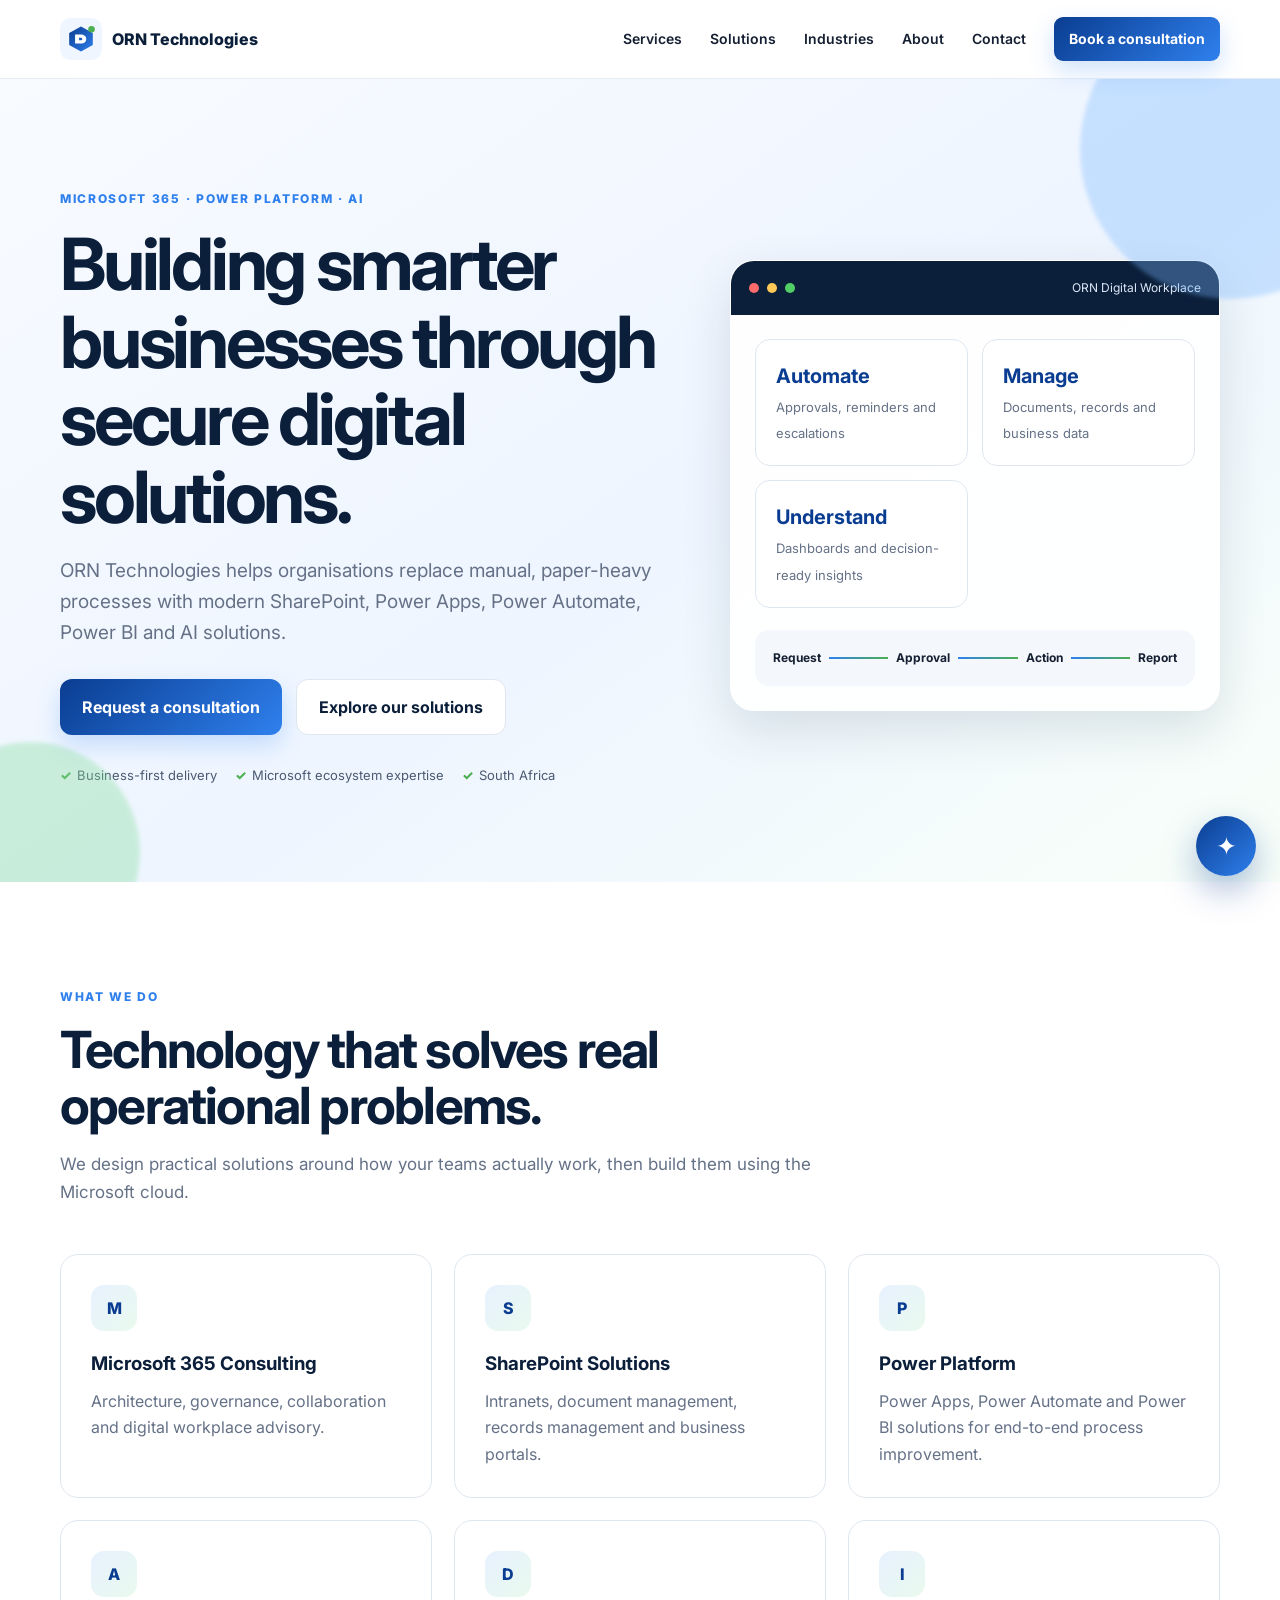
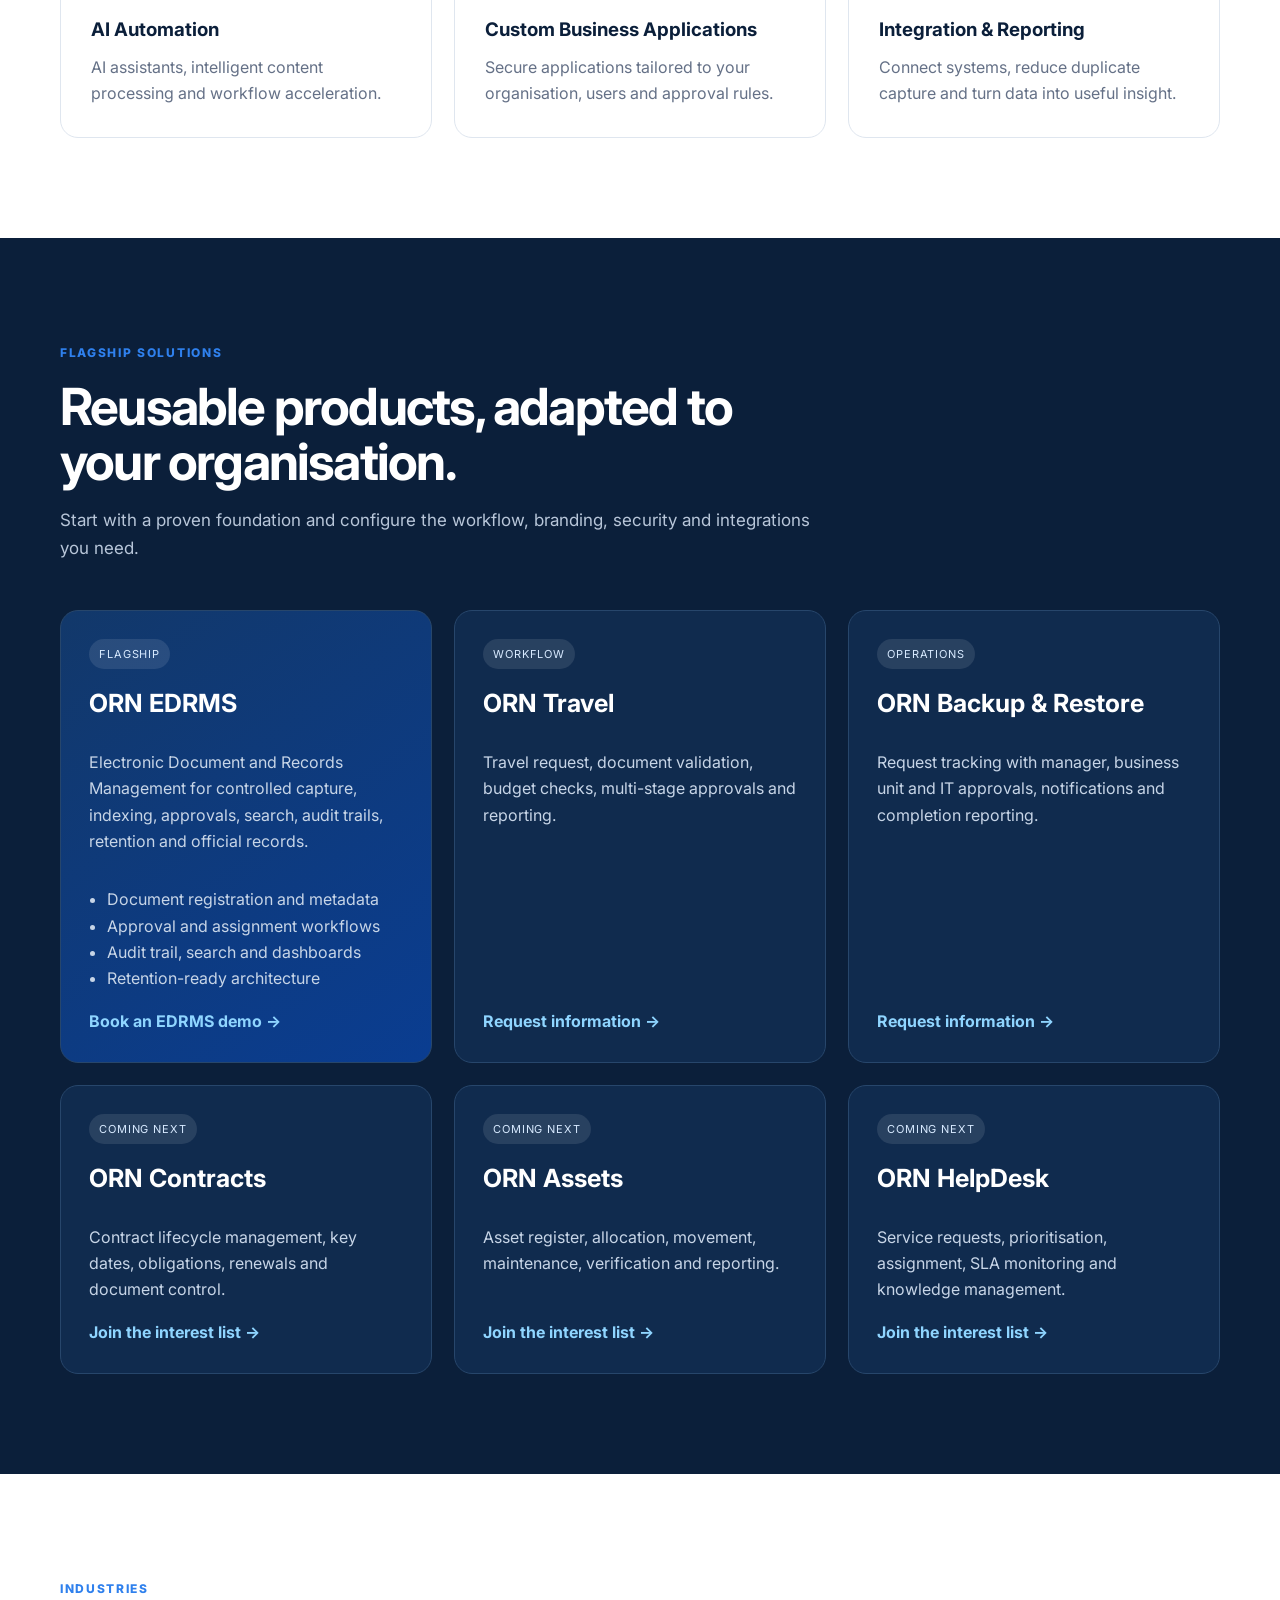
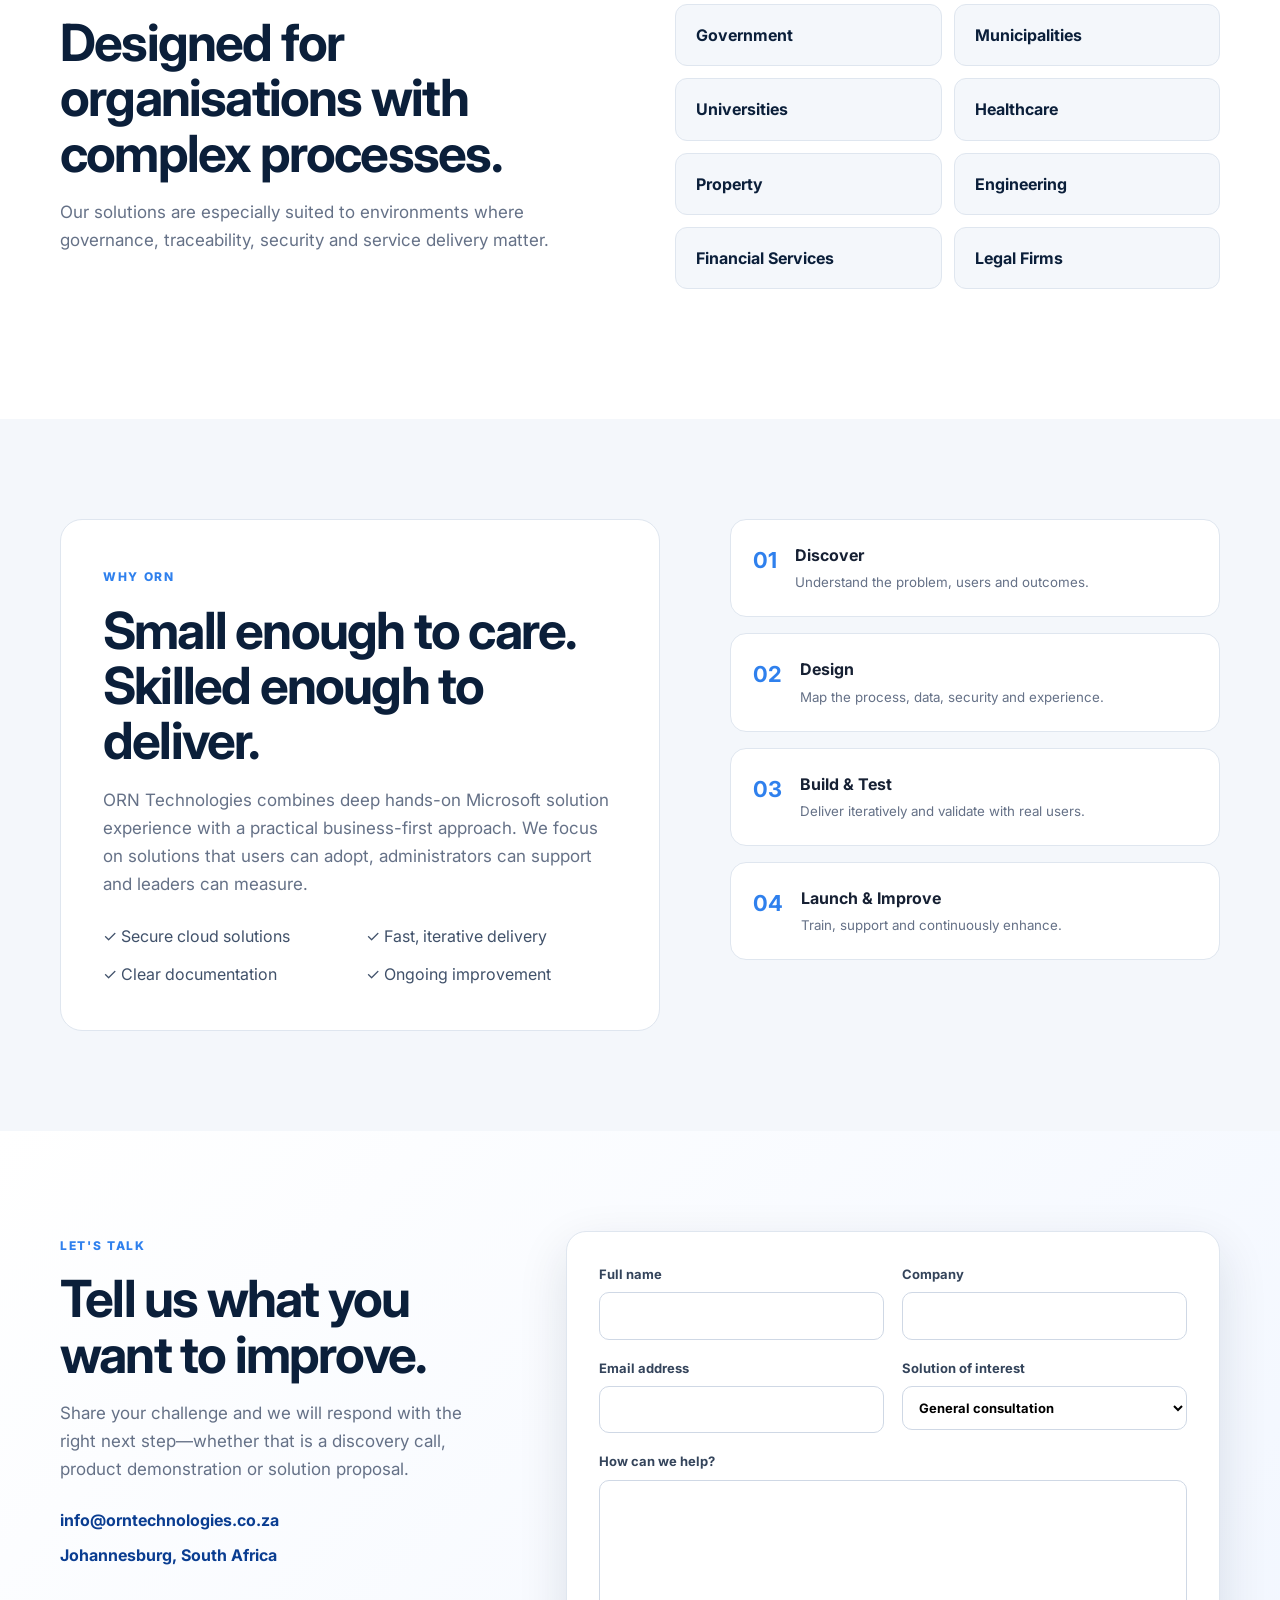
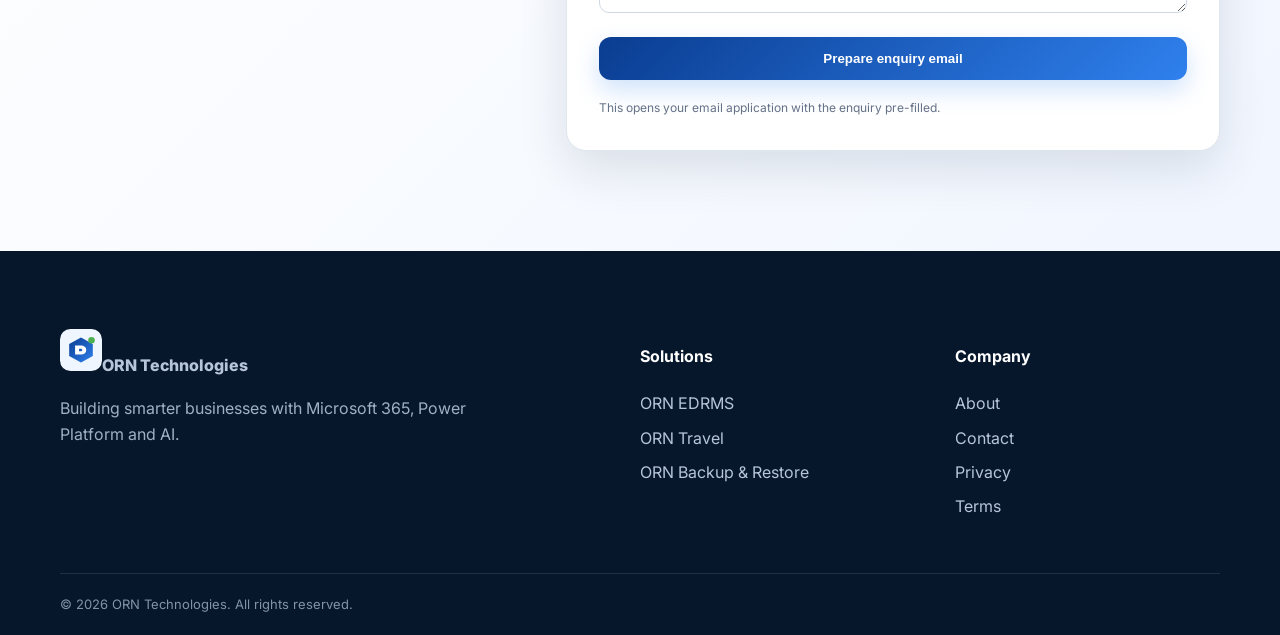
<file: index.html>
<!doctype html>
<html lang="en">
<head>
  <meta charset="utf-8" />
  <meta name="viewport" content="width=device-width, initial-scale=1" />
  <meta name="description" content="ORN Technologies delivers Microsoft 365, SharePoint, Power Platform, Power BI and AI business solutions in South Africa." />
  <meta name="theme-color" content="#0b1f3a" />
  <title>ORN Technologies | Microsoft 365, Power Platform & AI Solutions</title>
  <link rel="preconnect" href="https://fonts.googleapis.com">
  <link rel="preconnect" href="https://fonts.gstatic.com" crossorigin>
  <link href="https://fonts.googleapis.com/css2?family=Inter:wght@400;500;600;700;800&display=swap" rel="stylesheet">
  <link rel="stylesheet" href="css/style.css" />
</head>
<body>
  <a class="skip-link" href="#main">Skip to content</a>

  <header class="site-header" id="top">
    <div class="container nav-wrap">
      <a class="brand" href="#top" aria-label="ORN Technologies home">
        <img src="images/logo.svg" alt="ORN Technologies logo" />
        <span>ORN Technologies</span>
      </a>
      <button class="menu-toggle" aria-label="Open navigation" aria-expanded="false">☰</button>
      <nav class="site-nav" aria-label="Main navigation">
        <a href="#services">Services</a>
        <a href="#solutions">Solutions</a>
        <a href="#industries">Industries</a>
        <a href="#about">About</a>
        <a href="#contact">Contact</a>
        <a class="btn btn-small" href="#contact">Book a consultation</a>
      </nav>
    </div>
  </header>

  <main id="main">
    <section class="hero">
      <div class="hero-orb orb-one"></div>
      <div class="hero-orb orb-two"></div>
      <div class="container hero-grid">
        <div class="hero-copy reveal">
          <span class="eyebrow">MICROSOFT 365 · POWER PLATFORM · AI</span>
          <h1>Building smarter businesses through secure digital solutions.</h1>
          <p>ORN Technologies helps organisations replace manual, paper-heavy processes with modern SharePoint, Power Apps, Power Automate, Power BI and AI solutions.</p>
          <div class="hero-actions">
            <a class="btn" href="#contact">Request a consultation</a>
            <a class="btn btn-ghost" href="#solutions">Explore our solutions</a>
          </div>
          <div class="trust-row">
            <span>Business-first delivery</span>
            <span>Microsoft ecosystem expertise</span>
            <span>South Africa</span>
          </div>
        </div>

        <div class="hero-panel reveal delay-1" aria-label="ORN digital transformation dashboard illustration">
          <div class="panel-top">
            <span class="dot red"></span><span class="dot amber"></span><span class="dot green"></span>
            <span class="panel-title">ORN Digital Workplace</span>
          </div>
          <div class="panel-body">
            <div class="metric-card"><strong>Automate</strong><span>Approvals, reminders and escalations</span></div>
            <div class="metric-card"><strong>Manage</strong><span>Documents, records and business data</span></div>
            <div class="metric-card"><strong>Understand</strong><span>Dashboards and decision-ready insights</span></div>
            <div class="flow-line"><span>Request</span><i></i><span>Approval</span><i></i><span>Action</span><i></i><span>Report</span></div>
          </div>
        </div>
      </div>
    </section>

    <section class="section" id="services">
      <div class="container">
        <div class="section-heading reveal">
          <span class="eyebrow">WHAT WE DO</span>
          <h2>Technology that solves real operational problems.</h2>
          <p>We design practical solutions around how your teams actually work, then build them using the Microsoft cloud.</p>
        </div>
        <div class="card-grid three">
          <article class="service-card reveal"><div class="icon">M</div><h3>Microsoft 365 Consulting</h3><p>Architecture, governance, collaboration and digital workplace advisory.</p></article>
          <article class="service-card reveal delay-1"><div class="icon">S</div><h3>SharePoint Solutions</h3><p>Intranets, document management, records management and business portals.</p></article>
          <article class="service-card reveal delay-2"><div class="icon">P</div><h3>Power Platform</h3><p>Power Apps, Power Automate and Power BI solutions for end-to-end process improvement.</p></article>
          <article class="service-card reveal"><div class="icon">A</div><h3>AI Automation</h3><p>AI assistants, intelligent content processing and workflow acceleration.</p></article>
          <article class="service-card reveal delay-1"><div class="icon">D</div><h3>Custom Business Applications</h3><p>Secure applications tailored to your organisation, users and approval rules.</p></article>
          <article class="service-card reveal delay-2"><div class="icon">I</div><h3>Integration & Reporting</h3><p>Connect systems, reduce duplicate capture and turn data into useful insight.</p></article>
        </div>
      </div>
    </section>

    <section class="section section-dark" id="solutions">
      <div class="container">
        <div class="section-heading light reveal">
          <span class="eyebrow">FLAGSHIP SOLUTIONS</span>
          <h2>Reusable products, adapted to your organisation.</h2>
          <p>Start with a proven foundation and configure the workflow, branding, security and integrations you need.</p>
        </div>
        <div class="solution-grid">
          <article class="solution-card featured reveal">
            <span class="pill">Flagship</span>
            <h3>ORN EDRMS</h3>
            <p>Electronic Document and Records Management for controlled capture, indexing, approvals, search, audit trails, retention and official records.</p>
            <ul><li>Document registration and metadata</li><li>Approval and assignment workflows</li><li>Audit trail, search and dashboards</li><li>Retention-ready architecture</li></ul>
            <a href="#contact">Book an EDRMS demo →</a>
          </article>
          <article class="solution-card reveal delay-1"><span class="pill">Workflow</span><h3>ORN Travel</h3><p>Travel request, document validation, budget checks, multi-stage approvals and reporting.</p><a href="#contact">Request information →</a></article>
          <article class="solution-card reveal delay-2"><span class="pill">Operations</span><h3>ORN Backup & Restore</h3><p>Request tracking with manager, business unit and IT approvals, notifications and completion reporting.</p><a href="#contact">Request information →</a></article>
          <article class="solution-card reveal"><span class="pill">Coming next</span><h3>ORN Contracts</h3><p>Contract lifecycle management, key dates, obligations, renewals and document control.</p><a href="#contact">Join the interest list →</a></article>
          <article class="solution-card reveal delay-1"><span class="pill">Coming next</span><h3>ORN Assets</h3><p>Asset register, allocation, movement, maintenance, verification and reporting.</p><a href="#contact">Join the interest list →</a></article>
          <article class="solution-card reveal delay-2"><span class="pill">Coming next</span><h3>ORN HelpDesk</h3><p>Service requests, prioritisation, assignment, SLA monitoring and knowledge management.</p><a href="#contact">Join the interest list →</a></article>
        </div>
      </div>
    </section>

    <section class="section" id="industries">
      <div class="container split">
        <div class="section-heading reveal">
          <span class="eyebrow">INDUSTRIES</span>
          <h2>Designed for organisations with complex processes.</h2>
          <p>Our solutions are especially suited to environments where governance, traceability, security and service delivery matter.</p>
        </div>
        <div class="industry-list reveal delay-1">
          <span>Government</span><span>Municipalities</span><span>Universities</span><span>Healthcare</span><span>Property</span><span>Engineering</span><span>Financial Services</span><span>Legal Firms</span>
        </div>
      </div>
    </section>

    <section class="section section-soft" id="about">
      <div class="container about-grid">
        <div class="about-card reveal">
          <span class="eyebrow">WHY ORN</span>
          <h2>Small enough to care. Skilled enough to deliver.</h2>
          <p>ORN Technologies combines deep hands-on Microsoft solution experience with a practical business-first approach. We focus on solutions that users can adopt, administrators can support and leaders can measure.</p>
          <div class="check-grid"><span>✓ Secure cloud solutions</span><span>✓ Fast, iterative delivery</span><span>✓ Clear documentation</span><span>✓ Ongoing improvement</span></div>
        </div>
        <div class="process reveal delay-1">
          <div><b>01</b><span><strong>Discover</strong><small>Understand the problem, users and outcomes.</small></span></div>
          <div><b>02</b><span><strong>Design</strong><small>Map the process, data, security and experience.</small></span></div>
          <div><b>03</b><span><strong>Build & Test</strong><small>Deliver iteratively and validate with real users.</small></span></div>
          <div><b>04</b><span><strong>Launch & Improve</strong><small>Train, support and continuously enhance.</small></span></div>
        </div>
      </div>
    </section>

    <section class="section contact-section" id="contact">
      <div class="container contact-grid">
        <div class="contact-copy reveal">
          <span class="eyebrow">LET'S TALK</span>
          <h2>Tell us what you want to improve.</h2>
          <p>Share your challenge and we will respond with the right next step—whether that is a discovery call, product demonstration or solution proposal.</p>
          <div class="contact-details">
            <a href="mailto:info@orntechnologies.co.za">info@orntechnologies.co.za</a>
            <span>Johannesburg, South Africa</span>
          </div>
        </div>
        <form class="contact-form reveal delay-1" id="contactForm">
          <label>Full name<input required name="name" autocomplete="name" /></label>
          <label>Company<input name="company" autocomplete="organization" /></label>
          <label>Email address<input required type="email" name="email" autocomplete="email" /></label>
          <label>Solution of interest<select name="interest"><option>General consultation</option><option>ORN EDRMS</option><option>ORN Travel</option><option>ORN Backup & Restore</option><option>Power Platform solution</option><option>SharePoint solution</option><option>AI automation</option></select></label>
          <label>How can we help?<textarea required name="message" rows="5"></textarea></label>
          <button class="btn" type="submit">Prepare enquiry email</button>
          <p class="form-note" id="formNote">This opens your email application with the enquiry pre-filled.</p>
        </form>
      </div>
    </section>
  </main>

  <footer class="site-footer">
    <div class="container footer-grid">
      <div><a class="brand footer-brand" href="#top"><img src="images/logo.svg" alt="" /><span>ORN Technologies</span></a><p>Building smarter businesses with Microsoft 365, Power Platform and AI.</p></div>
      <div><h4>Solutions</h4><a href="#solutions">ORN EDRMS</a><a href="#solutions">ORN Travel</a><a href="#solutions">ORN Backup & Restore</a></div>
      <div><h4>Company</h4><a href="#about">About</a><a href="#contact">Contact</a><a href="privacy.html">Privacy</a><a href="terms.html">Terms</a></div>
    </div>
    <div class="container copyright">© <span id="year"></span> ORN Technologies. All rights reserved.</div>
  </footer>

  <button class="chat-launcher" id="chatLauncher" aria-label="Open ORN AI Assistant"><span>✦</span></button>
  <section class="chat-window" id="chatWindow" aria-label="ORN AI Assistant" aria-hidden="true">
    <header><div><strong>ORN AI Assistant</strong><small>Online</small></div><button id="chatClose" aria-label="Close chat">×</button></header>
    <div class="chat-messages" id="chatMessages"></div>
    <div class="quick-actions" id="quickActions"></div>
    <form class="chat-input" id="chatForm"><input id="chatInput" placeholder="Ask about our solutions…" autocomplete="off" /><button aria-label="Send">➤</button></form>
  </section>

  <script src="js/main.js"></script>
  <script src="js/chatbot.js"></script>
</body>
</html>
</file>
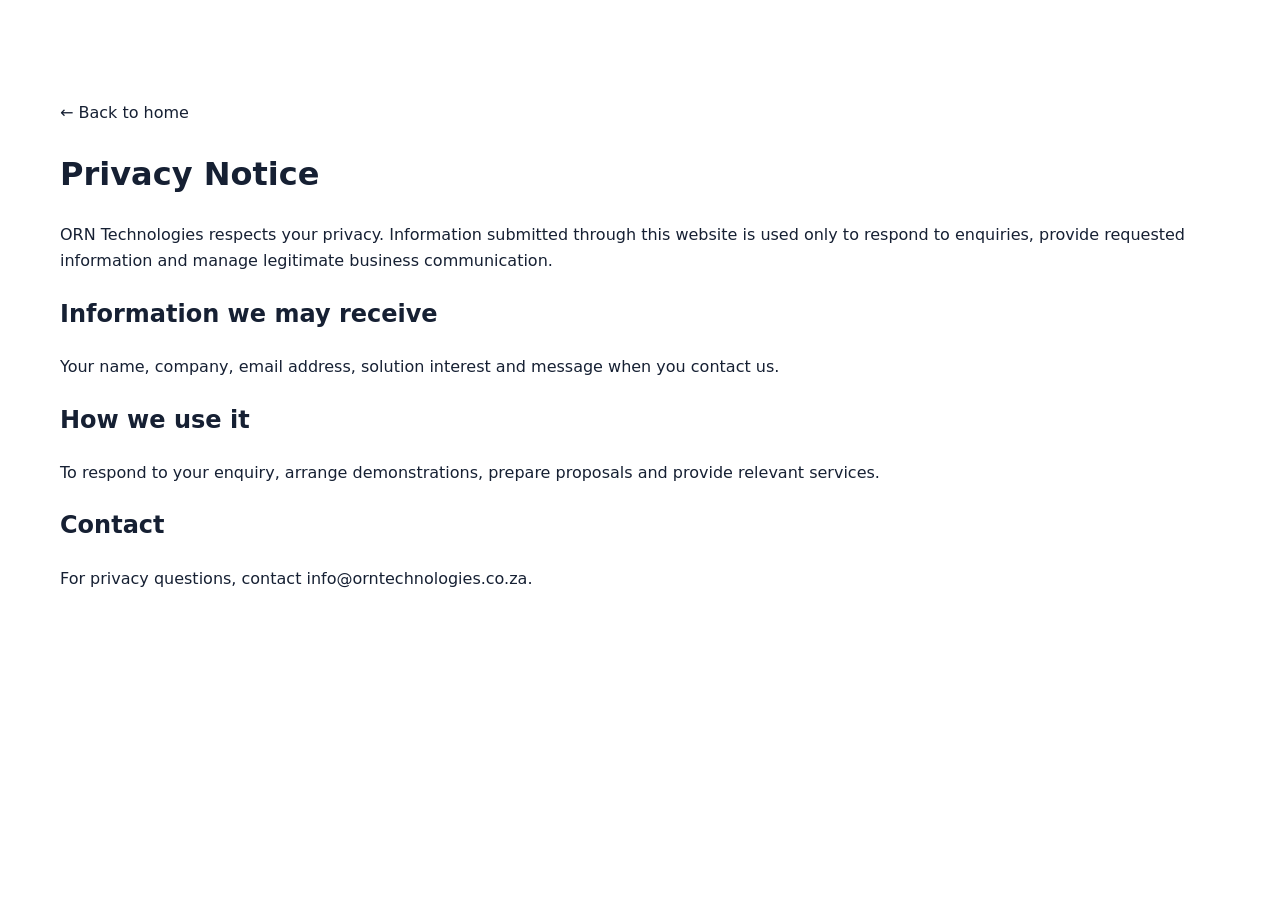
<file: privacy.html>
<!doctype html><html lang="en"><head><meta charset="utf-8"><meta name="viewport" content="width=device-width,initial-scale=1"><title>Privacy | ORN Technologies</title><link rel="stylesheet" href="css/style.css"></head><body><main class="section"><div class="container"><a href="index.html">← Back to home</a><h1>Privacy Notice</h1><p>ORN Technologies respects your privacy. Information submitted through this website is used only to respond to enquiries, provide requested information and manage legitimate business communication.</p><h2>Information we may receive</h2><p>Your name, company, email address, solution interest and message when you contact us.</p><h2>How we use it</h2><p>To respond to your enquiry, arrange demonstrations, prepare proposals and provide relevant services.</p><h2>Contact</h2><p>For privacy questions, contact info@orntechnologies.co.za.</p></div></main></body></html>
</file>
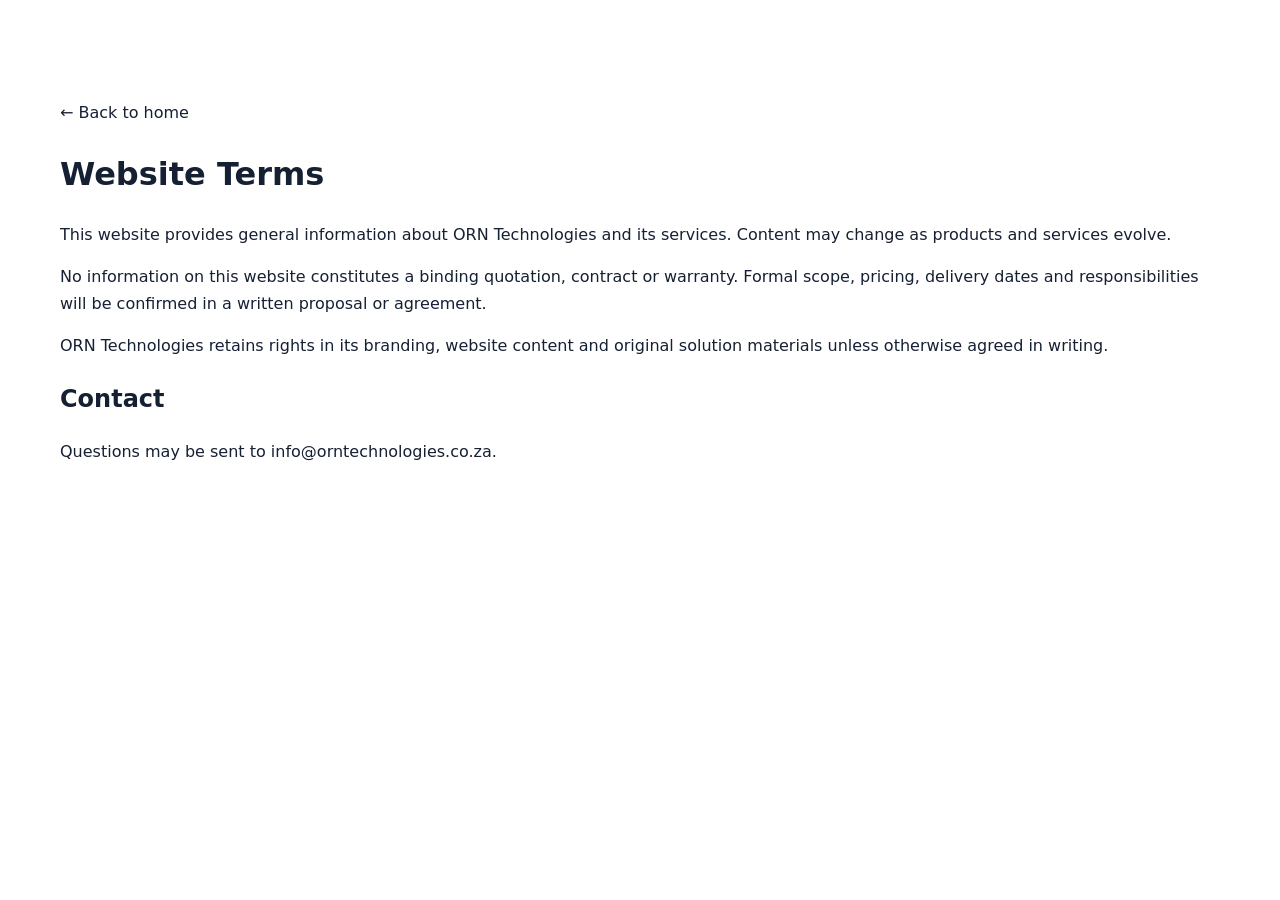
<file: terms.html>
<!doctype html><html lang="en"><head><meta charset="utf-8"><meta name="viewport" content="width=device-width,initial-scale=1"><title>Terms | ORN Technologies</title><link rel="stylesheet" href="css/style.css"></head><body><main class="section"><div class="container"><a href="index.html">← Back to home</a><h1>Website Terms</h1><p>This website provides general information about ORN Technologies and its services. Content may change as products and services evolve.</p><p>No information on this website constitutes a binding quotation, contract or warranty. Formal scope, pricing, delivery dates and responsibilities will be confirmed in a written proposal or agreement.</p><p>ORN Technologies retains rights in its branding, website content and original solution materials unless otherwise agreed in writing.</p><h2>Contact</h2><p>Questions may be sent to info@orntechnologies.co.za.</p></div></main></body></html>
</file>
<file: css/style.css>
:root{--navy:#0b1f3a;--blue:#0a3d91;--bright:#2f80ed;--green:#4caf50;--ink:#162033;--muted:#657187;--soft:#f4f7fb;--white:#fff;--border:#dfe6ef;--shadow:0 18px 50px rgba(11,31,58,.12)}*{box-sizing:border-box}html{scroll-behavior:smooth}body{margin:0;font-family:Inter,system-ui,-apple-system,Segoe UI,sans-serif;color:var(--ink);background:#fff;line-height:1.65}a{color:inherit;text-decoration:none}img{max-width:100%}.container{width:min(1160px,calc(100% - 40px));margin:auto}.skip-link{position:absolute;left:-999px;top:8px;background:#fff;padding:10px;z-index:999}.skip-link:focus{left:10px}.site-header{position:sticky;top:0;z-index:100;background:rgba(255,255,255,.9);backdrop-filter:blur(14px);border-bottom:1px solid rgba(223,230,239,.75)}.nav-wrap{height:78px;display:flex;align-items:center;justify-content:space-between}.brand{display:flex;align-items:center;gap:10px;font-weight:800;color:var(--navy)}.brand img{width:42px;height:42px}.site-nav{display:flex;align-items:center;gap:28px;font-size:14px;font-weight:600}.site-nav a:not(.btn):hover{color:var(--bright)}.menu-toggle{display:none;background:none;border:0;font-size:26px}.btn{display:inline-flex;align-items:center;justify-content:center;background:linear-gradient(135deg,var(--blue),var(--bright));color:#fff;border:0;border-radius:12px;padding:14px 22px;font-weight:700;cursor:pointer;box-shadow:0 10px 25px rgba(47,128,237,.23);transition:.25s}.btn:hover{transform:translateY(-2px);box-shadow:0 15px 32px rgba(47,128,237,.3)}.btn-small{padding:10px 15px;border-radius:9px}.btn-ghost{background:#fff;color:var(--navy);box-shadow:none;border:1px solid var(--border)}.hero{position:relative;overflow:hidden;background:linear-gradient(145deg,#f8fbff 0%,#eef5ff 55%,#f8fff9 100%);padding:105px 0 95px}.hero-grid{display:grid;grid-template-columns:1.1fr .9fr;gap:70px;align-items:center}.eyebrow{display:inline-block;color:var(--bright);font-size:12px;font-weight:800;letter-spacing:.14em;margin-bottom:16px}.hero h1,.section-heading h2,.about-card h2,.contact-copy h2{color:var(--navy);line-height:1.08;margin:0}.hero h1{font-size:clamp(44px,6vw,72px);letter-spacing:-.045em}.hero p{font-size:19px;color:var(--muted);max-width:680px}.hero-actions{display:flex;gap:14px;margin:30px 0}.trust-row{display:flex;flex-wrap:wrap;gap:18px;color:#4b5a72;font-size:13px}.trust-row span:before{content:'✓';color:var(--green);font-weight:800;margin-right:6px}.hero-panel{background:rgba(255,255,255,.9);border:1px solid rgba(255,255,255,.9);border-radius:24px;box-shadow:var(--shadow);transform:rotate(1deg);overflow:hidden}.panel-top{height:54px;background:var(--navy);display:flex;align-items:center;gap:8px;padding:0 18px;color:#dce7f6}.dot{width:10px;height:10px;border-radius:50%}.red{background:#ff6b6b}.amber{background:#ffc857}.green{background:#51cf66}.panel-title{margin-left:auto;font-size:12px}.panel-body{padding:24px;display:grid;grid-template-columns:1fr 1fr;gap:14px}.metric-card{padding:20px;border:1px solid var(--border);border-radius:15px;background:#fff}.metric-card strong{display:block;color:var(--blue);font-size:20px}.metric-card span{font-size:13px;color:var(--muted)}.flow-line{grid-column:1/-1;display:flex;align-items:center;justify-content:space-between;margin-top:8px;padding:18px;background:var(--soft);border-radius:14px;font-size:12px;font-weight:700}.flow-line i{height:2px;background:linear-gradient(90deg,var(--bright),var(--green));flex:1;margin:0 8px}.hero-orb{position:absolute;border-radius:50%;filter:blur(2px);opacity:.35}.orb-one{width:300px;height:300px;background:#7ab8ff;right:-100px;top:-80px}.orb-two{width:220px;height:220px;background:#82dc9a;left:-80px;bottom:-80px}.section{padding:100px 0}.section-heading{max-width:760px;margin-bottom:48px}.section-heading h2,.about-card h2,.contact-copy h2{font-size:clamp(34px,4vw,52px);letter-spacing:-.035em}.section-heading p,.about-card p,.contact-copy p{color:var(--muted);font-size:17px}.card-grid{display:grid;gap:22px}.card-grid.three{grid-template-columns:repeat(3,1fr)}.service-card{padding:30px;border:1px solid var(--border);border-radius:18px;background:#fff;transition:.25s}.service-card:hover{transform:translateY(-6px);box-shadow:var(--shadow)}.service-card .icon{width:46px;height:46px;border-radius:13px;display:grid;place-items:center;background:linear-gradient(135deg,#e8f1ff,#e9faee);color:var(--blue);font-weight:800}.service-card h3{color:var(--navy);margin:18px 0 8px}.service-card p{margin:0;color:var(--muted)}.section-dark{background:var(--navy);color:#fff}.section-heading.light h2{color:#fff}.section-heading.light p{color:#b8c6d9}.solution-grid{display:grid;grid-template-columns:repeat(3,1fr);gap:22px}.solution-card{background:#102b4e;border:1px solid #27466b;border-radius:18px;padding:28px;min-height:280px;display:flex;flex-direction:column}.solution-card.featured{background:linear-gradient(145deg,#12386a,#0a3d91)}.solution-card h3{font-size:25px;margin:14px 0 8px}.solution-card p,.solution-card li{color:#c7d5e7}.solution-card ul{padding-left:18px}.solution-card a{margin-top:auto;color:#8fd5ff;font-weight:700}.pill{align-self:flex-start;font-size:11px;letter-spacing:.08em;text-transform:uppercase;padding:6px 10px;border-radius:999px;background:rgba(255,255,255,.1);color:#d8eaff}.split{display:grid;grid-template-columns:1fr 1fr;gap:70px;align-items:center}.industry-list{display:grid;grid-template-columns:1fr 1fr;gap:12px}.industry-list span{padding:17px 20px;border-radius:12px;background:var(--soft);border:1px solid var(--border);font-weight:700;color:var(--navy)}.section-soft{background:var(--soft)}.about-grid{display:grid;grid-template-columns:1.1fr .9fr;gap:70px}.about-card{background:#fff;border:1px solid var(--border);border-radius:22px;padding:42px}.check-grid{display:grid;grid-template-columns:1fr 1fr;gap:12px;margin-top:25px;color:#40516a}.process{display:flex;flex-direction:column;gap:16px}.process>div{display:flex;gap:18px;background:#fff;border:1px solid var(--border);border-radius:16px;padding:22px}.process b{color:var(--bright);font-size:22px}.process strong,.process small{display:block}.process small{color:var(--muted);margin-top:4px}.contact-section{background:linear-gradient(135deg,#fff,#f1f6ff)}.contact-grid{display:grid;grid-template-columns:.8fr 1.2fr;gap:70px}.contact-details{display:flex;flex-direction:column;gap:8px;margin-top:24px;color:var(--blue);font-weight:700}.contact-form{background:#fff;border:1px solid var(--border);box-shadow:var(--shadow);border-radius:20px;padding:32px;display:grid;grid-template-columns:1fr 1fr;gap:18px}.contact-form label{font-size:13px;font-weight:700;color:#34445b}.contact-form label:nth-last-of-type(1){grid-column:1/-1}.contact-form input,.contact-form select,.contact-form textarea{width:100%;margin-top:7px;border:1px solid #cfd8e5;border-radius:10px;padding:12px;font:inherit;background:#fff}.contact-form textarea{resize:vertical}.contact-form .btn,.form-note{grid-column:1/-1}.form-note{margin:0;font-size:12px;color:var(--muted)}.site-footer{background:#07172b;color:#d7e1ee;padding:70px 0 20px}.footer-grid{display:grid;grid-template-columns:2fr 1fr 1fr;gap:50px}.footer-grid p{max-width:420px;color:#9fb0c5}.footer-grid h4{color:#fff}.footer-grid a{display:block;margin:8px 0;color:#b7c5d8}.footer-brand{color:#fff}.copyright{border-top:1px solid #1d3048;margin-top:45px;padding-top:20px;color:#8293a9;font-size:13px}.chat-launcher{position:fixed;right:24px;bottom:24px;width:60px;height:60px;border:0;border-radius:50%;background:linear-gradient(135deg,var(--blue),var(--bright));color:#fff;font-size:25px;box-shadow:0 14px 35px rgba(10,61,145,.35);cursor:pointer;z-index:150}.chat-window{position:fixed;right:24px;bottom:96px;width:min(380px,calc(100vw - 32px));height:560px;background:#fff;border:1px solid var(--border);border-radius:20px;box-shadow:0 25px 70px rgba(11,31,58,.28);display:none;flex-direction:column;overflow:hidden;z-index:160}.chat-window.open{display:flex}.chat-window header{background:var(--navy);color:#fff;padding:16px 18px;display:flex;justify-content:space-between;align-items:center}.chat-window header strong,.chat-window header small{display:block}.chat-window header small{color:#9ed6aa;font-size:11px}.chat-window header button{border:0;background:transparent;color:#fff;font-size:25px}.chat-messages{flex:1;padding:16px;overflow:auto;background:#f7f9fc}.message{max-width:84%;padding:11px 13px;border-radius:14px;margin-bottom:10px;font-size:13px}.message.bot{background:#fff;border:1px solid var(--border)}.message.user{margin-left:auto;background:var(--bright);color:#fff}.quick-actions{display:flex;flex-wrap:wrap;gap:7px;padding:10px 14px;border-top:1px solid var(--border)}.quick-actions button{border:1px solid #bed3f6;background:#eef5ff;color:var(--blue);border-radius:999px;padding:7px 10px;font-size:11px;cursor:pointer}.chat-input{display:flex;border-top:1px solid var(--border);padding:10px}.chat-input input{flex:1;border:0;outline:0;padding:8px}.chat-input button{border:0;background:var(--bright);color:#fff;border-radius:10px;width:40px}.reveal{opacity:0;transform:translateY(22px);transition:.7s ease}.reveal.visible{opacity:1;transform:none}.delay-1{transition-delay:.12s}.delay-2{transition-delay:.24s}@media(max-width:900px){.menu-toggle{display:block}.site-nav{position:absolute;top:78px;left:20px;right:20px;background:#fff;border:1px solid var(--border);border-radius:14px;padding:20px;display:none;flex-direction:column;align-items:flex-start;box-shadow:var(--shadow)}.site-nav.open{display:flex}.hero-grid,.about-grid,.contact-grid,.split{grid-template-columns:1fr}.hero{padding-top:70px}.card-grid.three,.solution-grid{grid-template-columns:1fr 1fr}.hero-panel{transform:none}.contact-grid{gap:35px}}@media(max-width:620px){.container{width:min(100% - 24px,1160px)}.section{padding:72px 0}.hero h1{font-size:42px}.hero-actions{flex-direction:column;align-items:stretch}.card-grid.three,.solution-grid,.industry-list,.check-grid,.contact-form{grid-template-columns:1fr}.contact-form label,.contact-form label:nth-last-of-type(1){grid-column:1}.panel-body{grid-template-columns:1fr}.flow-line{display:none}.footer-grid{grid-template-columns:1fr}.chat-window{right:16px;bottom:88px;height:70vh}.chat-launcher{right:16px;bottom:16px}}
</file>
